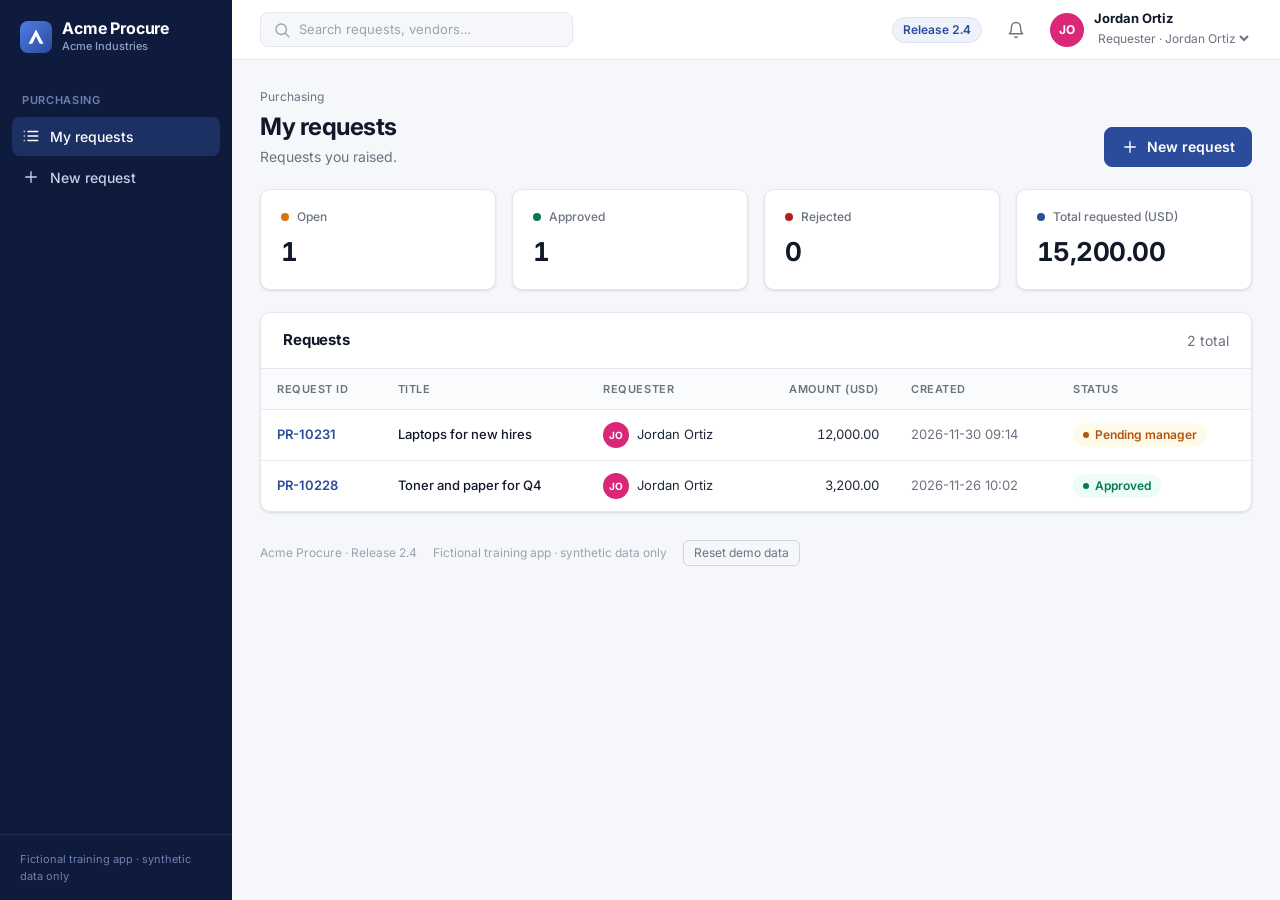
<file: index.html>
<!doctype html>
<html lang="en">
<head>
<meta charset="utf-8">
<meta name="viewport" content="width=device-width,initial-scale=1">
<title>My requests · Acme Procure</title>
<meta name="robots" content="noindex">
<link rel="preconnect" href="https://fonts.googleapis.com">
<link rel="preconnect" href="https://fonts.gstatic.com" crossorigin>
<link href="https://fonts.googleapis.com/css2?family=Inter:wght@400;500;600;700&display=swap" rel="stylesheet">
<link rel="stylesheet" href="styles.css">
</head>
<body data-page="home">
<div class="shell">
<aside id="appNav"></aside>
<div class="content">
<header id="appHeader"></header>
<main id="page">

</main>
<footer id="appFooter"></footer>
</div>
</div>
<script src="config.js"></script>
<script src="data.js"></script>
<script src="app.js"></script>
</body>
</html>
</file>
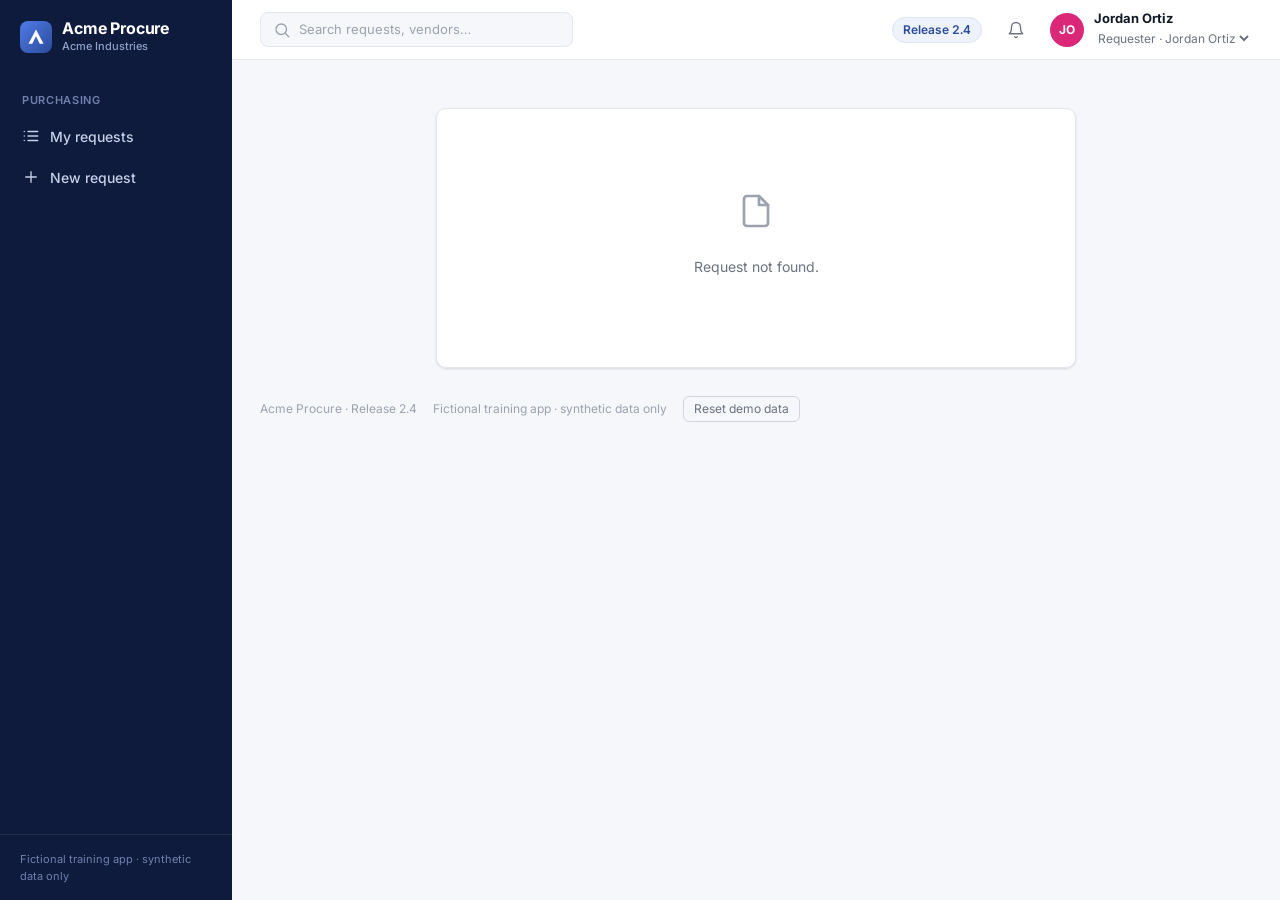
<file: confirmation.html>
<!doctype html>
<html lang="en">
<head>
<meta charset="utf-8">
<meta name="viewport" content="width=device-width,initial-scale=1">
<title>Confirmation · Acme Procure</title>
<meta name="robots" content="noindex">
<link rel="preconnect" href="https://fonts.googleapis.com">
<link rel="preconnect" href="https://fonts.gstatic.com" crossorigin>
<link href="https://fonts.googleapis.com/css2?family=Inter:wght@400;500;600;700&display=swap" rel="stylesheet">
<link rel="stylesheet" href="styles.css">
</head>
<body data-page="confirm">
<div class="shell">
<aside id="appNav"></aside>
<div class="content">
<header id="appHeader"></header>
<main id="page">
<div class="card confirm" id="result"></div>
</main>
<footer id="appFooter"></footer>
</div>
</div>
<script src="config.js"></script>
<script src="data.js"></script>
<script src="app.js"></script>
</body>
</html>
</file>
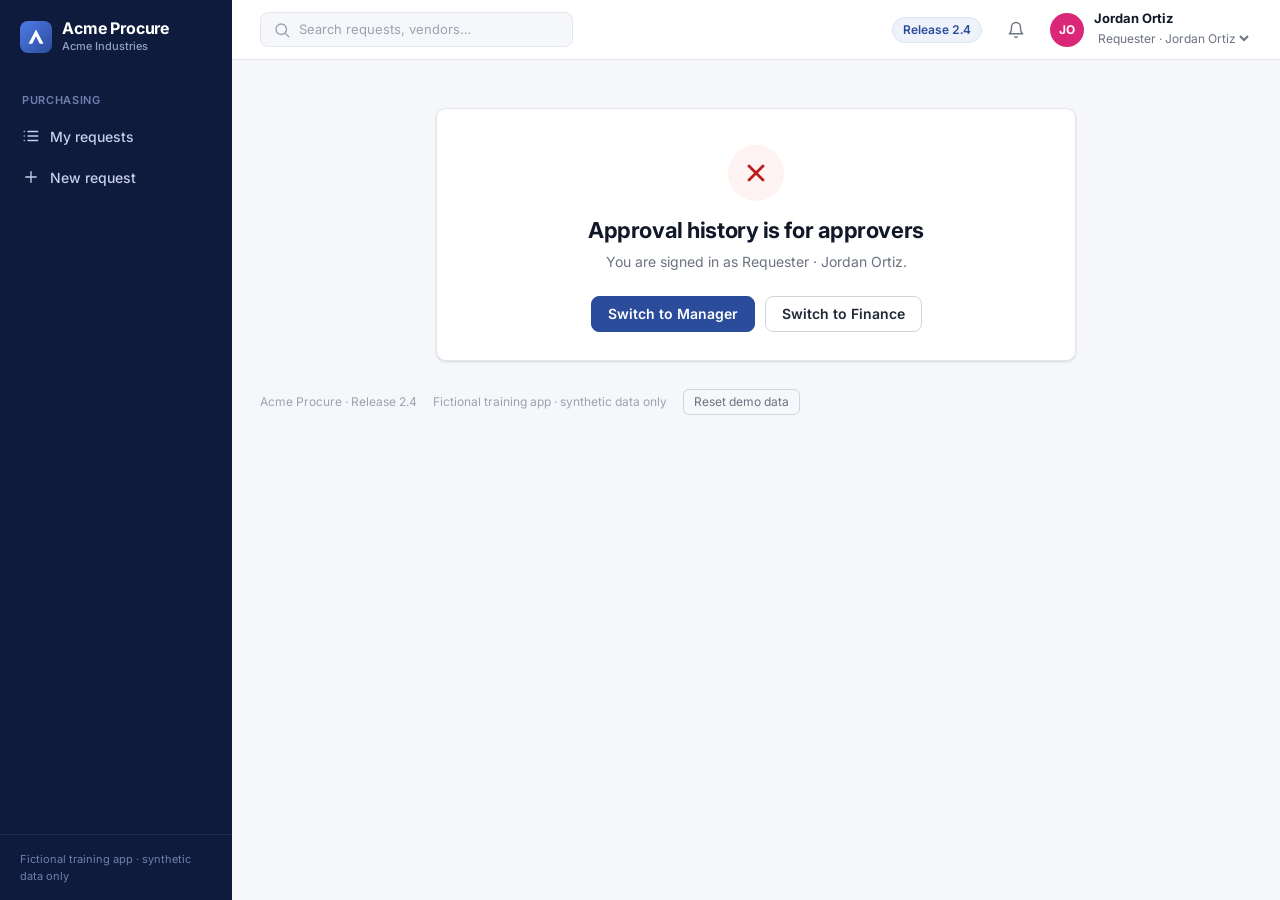
<file: history.html>
<!doctype html>
<html lang="en">
<head>
<meta charset="utf-8">
<meta name="viewport" content="width=device-width,initial-scale=1">
<title>Approval history · Acme Procure</title>
<meta name="robots" content="noindex">
<link rel="preconnect" href="https://fonts.googleapis.com">
<link rel="preconnect" href="https://fonts.gstatic.com" crossorigin>
<link href="https://fonts.googleapis.com/css2?family=Inter:wght@400;500;600;700&display=swap" rel="stylesheet">
<link rel="stylesheet" href="styles.css">
</head>
<body data-page="history">
<div class="shell">
<aside id="appNav"></aside>
<div class="content">
<header id="appHeader"></header>
<main id="page">

</main>
<footer id="appFooter"></footer>
</div>
</div>
<script src="config.js"></script>
<script src="data.js"></script>
<script src="app.js"></script>
</body>
</html>
</file>
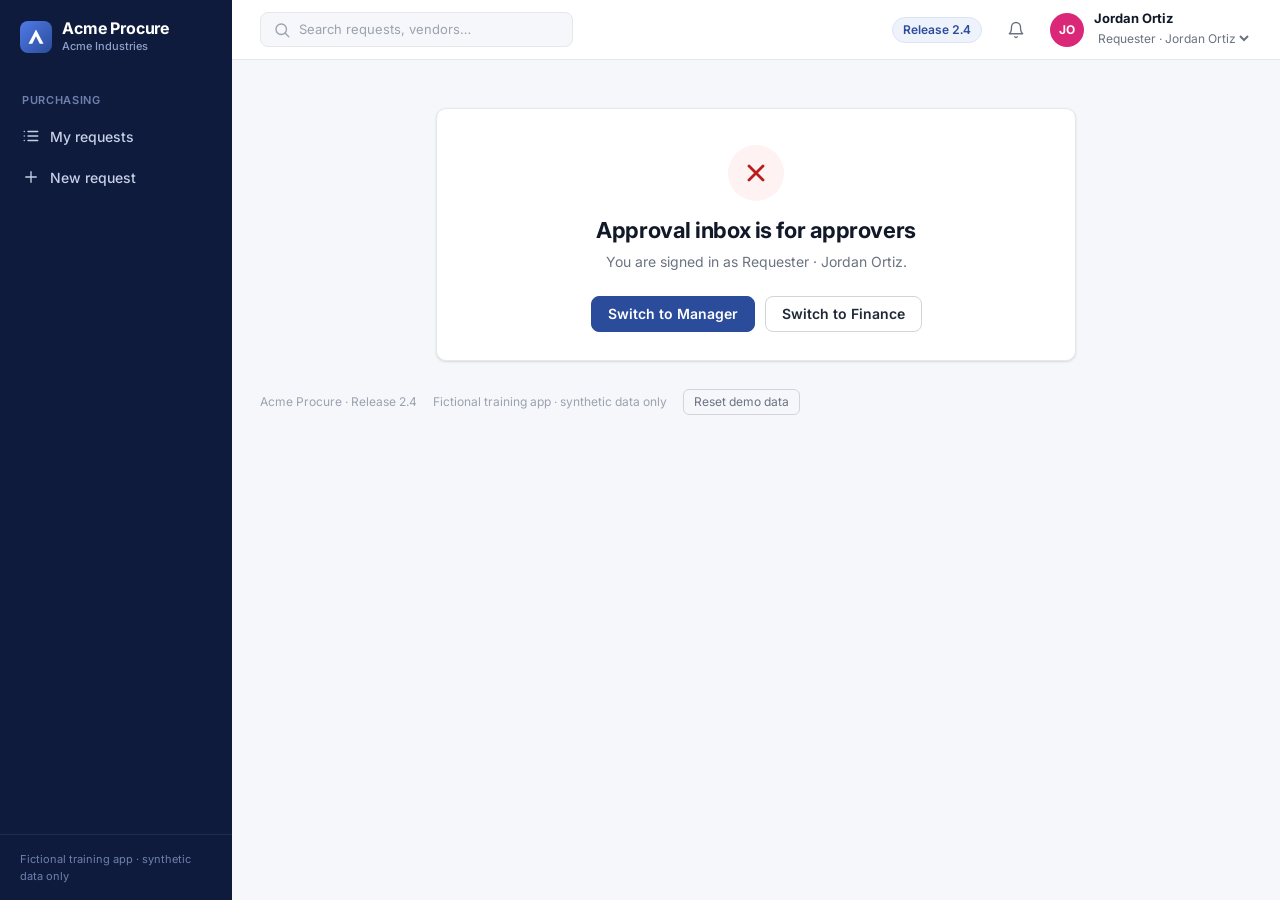
<file: inbox.html>
<!doctype html>
<html lang="en">
<head>
<meta charset="utf-8">
<meta name="viewport" content="width=device-width,initial-scale=1">
<title>Approval inbox · Acme Procure</title>
<meta name="robots" content="noindex">
<link rel="preconnect" href="https://fonts.googleapis.com">
<link rel="preconnect" href="https://fonts.gstatic.com" crossorigin>
<link href="https://fonts.googleapis.com/css2?family=Inter:wght@400;500;600;700&display=swap" rel="stylesheet">
<link rel="stylesheet" href="styles.css">
</head>
<body data-page="inbox">
<div class="shell">
<aside id="appNav"></aside>
<div class="content">
<header id="appHeader"></header>
<main id="page">

</main>
<footer id="appFooter"></footer>
</div>
</div>
<script src="config.js"></script>
<script src="data.js"></script>
<script src="app.js"></script>
</body>
</html>
</file>
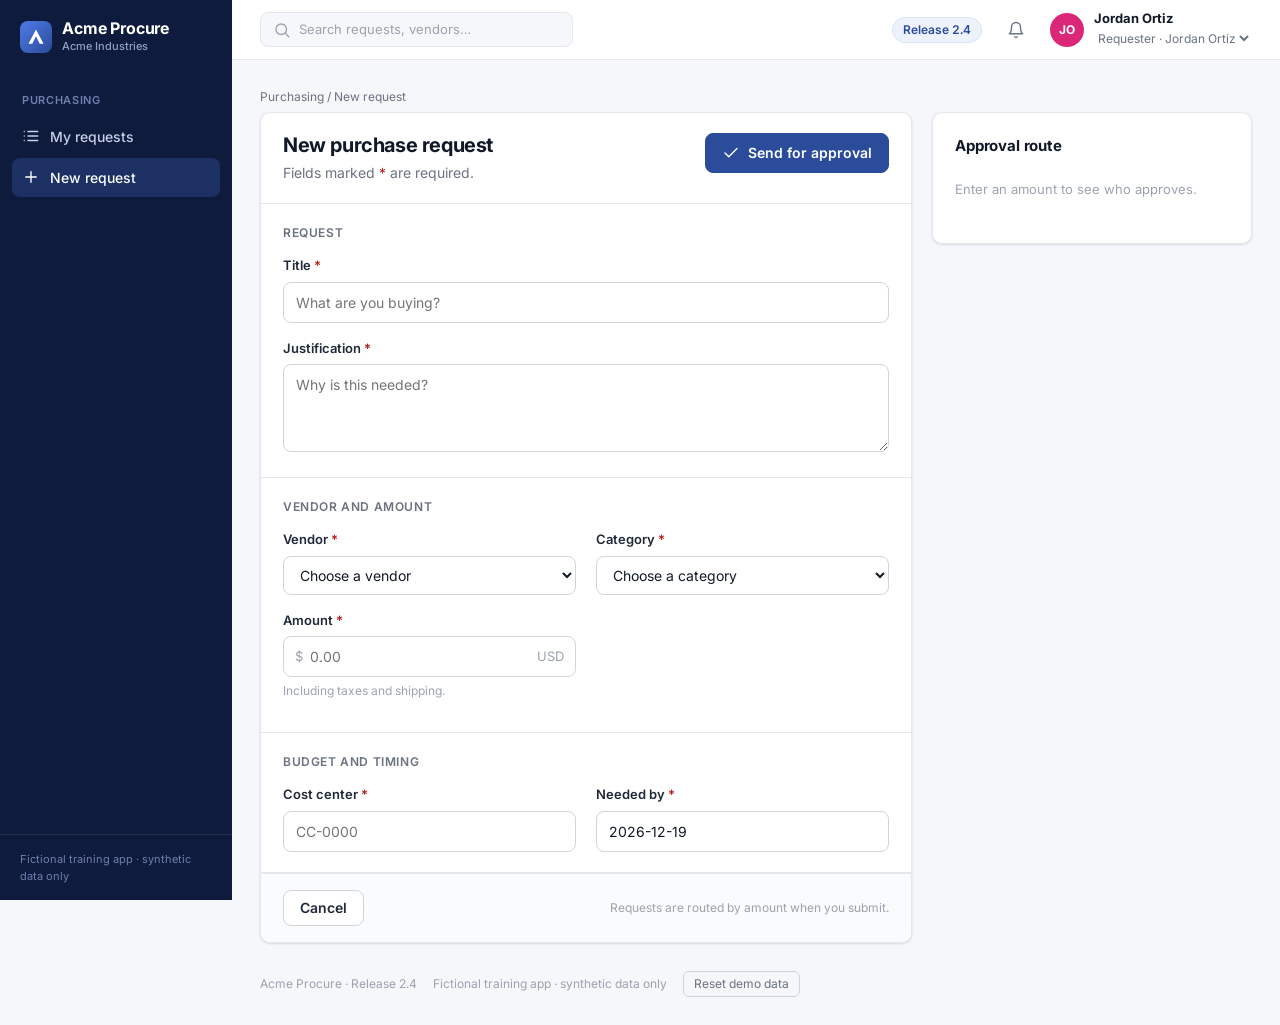
<file: new-request.html>
<!doctype html>
<html lang="en">
<head>
<meta charset="utf-8">
<meta name="viewport" content="width=device-width,initial-scale=1">
<title>New request · Acme Procure</title>
<meta name="robots" content="noindex">
<link rel="preconnect" href="https://fonts.googleapis.com">
<link rel="preconnect" href="https://fonts.gstatic.com" crossorigin>
<link href="https://fonts.googleapis.com/css2?family=Inter:wght@400;500;600;700&display=swap" rel="stylesheet">
<link rel="stylesheet" href="styles.css">
</head>
<body data-page="new">
<div class="shell">
<aside id="appNav"></aside>
<div class="content">
<header id="appHeader"></header>
<main id="page">
<div class="crumbs"><a href="index.html">Purchasing</a> / New request</div>
<div class="form-layout">
<form id="requestForm" class="card" novalidate>
  <div class="form-head">
    <div><h1 id="pageTitle">New purchase request</h1><p class="sub">Fields marked <span style="color:var(--bad)">*</span> are required.</p></div>
    <div id="formHeadActions"></div>
  </div>
  <div class="fieldset">
    <p class="legend">Request</p>
    <div class="grid">
      <div class="field full"><label for="title">Title <span class="req">*</span></label><input id="title" name="title" maxlength="80" autocomplete="off" placeholder="What are you buying?"><p class="err"></p></div>
      <div class="field full"><label for="justification">Justification <span class="req">*</span></label><textarea id="justification" name="justification" maxlength="500" placeholder="Why is this needed?"></textarea><p class="err"></p></div>
    </div>
  </div>
  <div class="fieldset">
    <p class="legend">Vendor and amount</p>
    <div class="grid">
      <div class="field"><label for="vendor">Vendor <span class="req">*</span></label><select id="vendor" name="vendor"></select><p class="err"></p></div>
      <div class="field"><label for="category">Category <span class="req">*</span></label><select id="category" name="category">
        <option value="">Choose a category</option><option>Office supplies</option><option>IT hardware</option><option>Software</option><option>Facilities</option>
        <option>Logistics</option><option>Professional services</option><option>Marketing</option><option>MRO</option></select><p class="err"></p></div>
      <div class="field"><label for="amount">Amount <span class="req">*</span></label><div class="adorn"><span class="pre" aria-hidden="true">$</span><input id="amount" name="amount" inputmode="decimal" autocomplete="off" placeholder="0.00"><span class="post" aria-hidden="true">USD</span></div><p class="hint">Including taxes and shipping.</p><p class="err"></p></div>
    </div>
  </div>
  <div class="fieldset">
    <p class="legend">Budget and timing</p>
    <div class="grid">
      <div class="field"><label for="costCenter">Cost center <span class="req">*</span></label><input id="costCenter" name="costCenter" placeholder="CC-0000" autocomplete="off"><p class="err"></p></div>
      <div class="field"><label for="neededBy">Needed by <span class="req">*</span></label><input id="neededBy" name="neededBy" placeholder="YYYY-MM-DD" autocomplete="off"><p class="err"></p></div>
    </div>
  </div>
  <div class="form-foot" id="formActions"><a class="btn secondary" href="index.html" id="cancel">Cancel</a><span class="note">Requests are routed by amount when you submit.</span></div>
</form>
<aside class="card panel"><div class="pad">
  <h2>Approval route</h2>
  <ol class="preview-steps" id="previewSteps"></ol>
  <p id="routePreview" aria-live="polite"></p>
  <div id="vendorCard"></div>
</div></aside>
</div>
</main>
<footer id="appFooter"></footer>
</div>
</div>
<script src="config.js"></script>
<script src="data.js"></script>
<script src="app.js"></script>
</body>
</html>
</file>
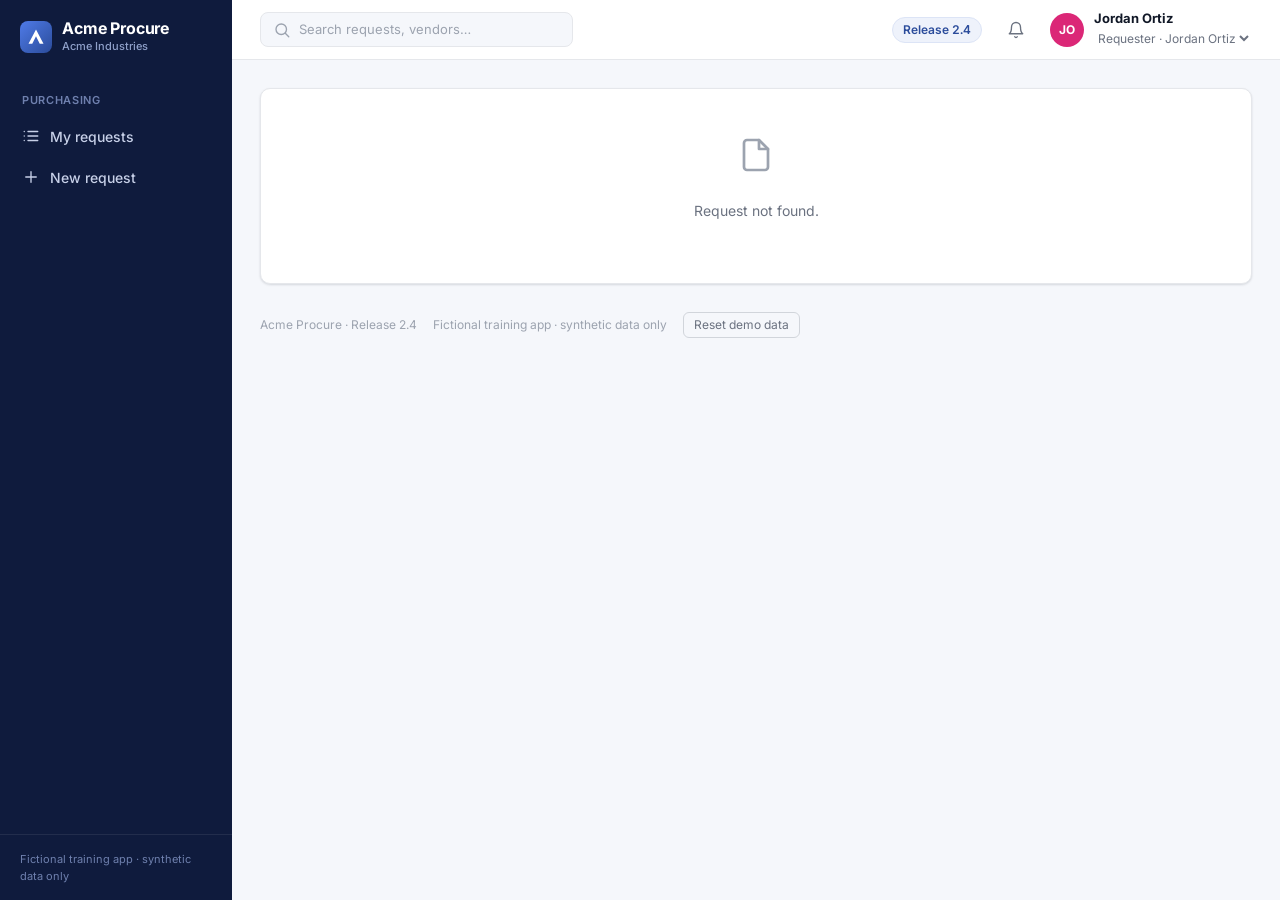
<file: request.html>
<!doctype html>
<html lang="en">
<head>
<meta charset="utf-8">
<meta name="viewport" content="width=device-width,initial-scale=1">
<title>Request · Acme Procure</title>
<meta name="robots" content="noindex">
<link rel="preconnect" href="https://fonts.googleapis.com">
<link rel="preconnect" href="https://fonts.gstatic.com" crossorigin>
<link href="https://fonts.googleapis.com/css2?family=Inter:wght@400;500;600;700&display=swap" rel="stylesheet">
<link rel="stylesheet" href="styles.css">
</head>
<body data-page="request">
<div class="shell">
<aside id="appNav"></aside>
<div class="content">
<header id="appHeader"></header>
<main id="page">

</main>
<footer id="appFooter"></footer>
</div>
</div>
<script src="config.js"></script>
<script src="data.js"></script>
<script src="app.js"></script>
</body>
</html>
</file>
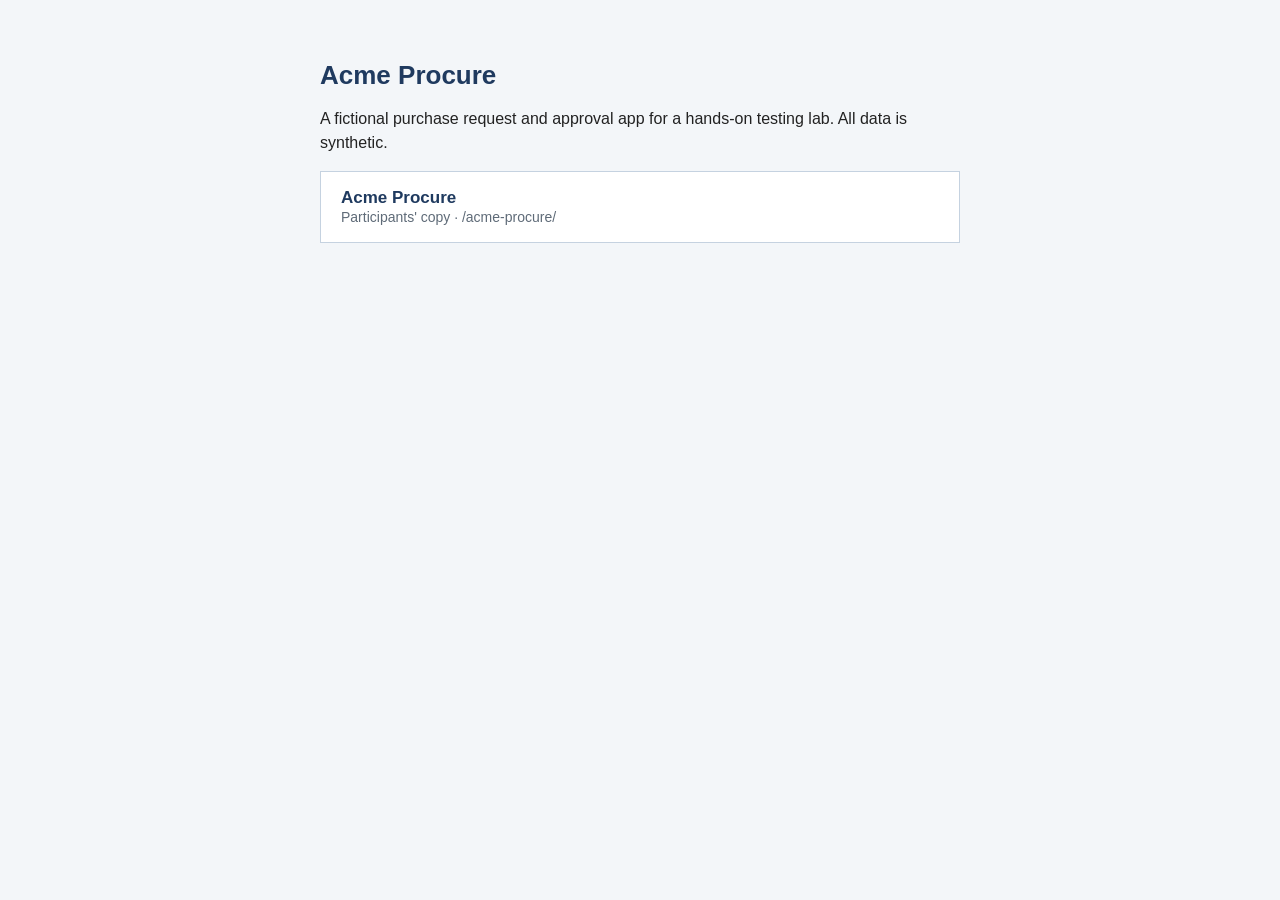
<file: site-index.html>
<!doctype html>
<html lang="en">
<head>
<meta charset="utf-8">
<meta name="viewport" content="width=device-width,initial-scale=1">
<title>Acme Procure · training app</title>
<meta name="robots" content="noindex">
<style>
body{margin:0;font-family:"Segoe UI",Arial,sans-serif;color:#222;background:#F3F6F9}
main{max-width:640px;margin:60px auto;padding:0 20px}
h1{color:#1F3A5F;font-size:26px;margin:0 0 8px}
p{line-height:1.5}
a.card{display:block;background:#fff;border:1px solid #C5D2E0;padding:16px 20px;margin:12px 0;color:#1F3A5F;text-decoration:none}
a.card b{display:block;font-size:17px}
a.card span{color:#5F6B78;font-size:14px}
</style>
</head>
<body>
<main>
  <h1>Acme Procure</h1>
  <p>A fictional purchase request and approval app for a hands-on testing lab. All data is synthetic.</p>
  <a class="card" href="acme-procure/new-request.html"><b>Acme Procure</b><span>Participants' copy · /acme-procure/</span></a>
</main>
</body>
</html>
</file>
<file: styles.css>
/* Acme Procure — fictional training app. A fictional customer's own product look, not UiPath branding. */
:root{
  --brand:#2B4C9B;--brand-600:#233F82;--brand-50:#EEF2FB;--brand-100:#DCE4F6;
  --ink:#111827;--text:#1F2937;--muted:#6B7280;--faint:#9CA3AF;
  --line:#E5E7EB;--line-2:#D1D5DB;--bg:#F5F7FB;--card:#FFFFFF;--side:#0F1B3D;--side-ink:#C7D0E8;
  --ok:#047857;--ok-bg:#ECFDF5;--warn:#B45309;--warn-bg:#FFFBEB;--bad:#B91C1C;--bad-bg:#FEF2F2;--info:#1D4ED8;--info-bg:#EFF6FF;
  --r:10px;--shadow:0 1px 2px rgba(16,24,40,.06),0 1px 3px rgba(16,24,40,.08);
}
*{box-sizing:border-box}
html,body{height:100%}
body{margin:0;font-family:Inter,"Segoe UI",system-ui,-apple-system,Arial,sans-serif;font-size:14px;line-height:1.5;color:var(--text);background:var(--bg);-webkit-font-smoothing:antialiased}
a{color:var(--brand)}
svg.i{width:18px;height:18px;flex:none;stroke:currentColor;fill:none;stroke-width:1.8;stroke-linecap:round;stroke-linejoin:round}

/* shell */
.shell{display:grid;grid-template-columns:232px minmax(0,1fr);min-height:100vh}
aside.side{background:var(--side);color:var(--side-ink);display:flex;flex-direction:column;position:sticky;top:0;height:100vh}
.logo{display:flex;align-items:center;gap:10px;padding:20px 20px 24px;color:#fff;text-decoration:none}
.logo .mark{width:32px;height:32px;border-radius:8px;background:linear-gradient(135deg,#4F7BE8,#2B4C9B);display:grid;place-items:center}
.logo .mark svg{width:18px;height:18px;fill:#fff}
.logo b{font-size:16px;letter-spacing:-.01em;display:block;line-height:1.1}
.logo small{display:block;font-size:11px;color:#8FA0C9;font-weight:500}
.side nav{display:flex;flex-direction:column;gap:2px;padding:0 12px}
.side nav .sec{font-size:11px;font-weight:600;letter-spacing:.06em;text-transform:uppercase;color:#6F80AE;padding:14px 10px 6px}
.side nav a{display:flex;align-items:center;gap:10px;padding:9px 10px;border-radius:8px;color:var(--side-ink);text-decoration:none;font-weight:500}
.side nav a:hover{background:rgba(255,255,255,.06);color:#fff}
.side nav a.on{background:rgba(79,123,232,.22);color:#fff}
.side nav a .count{margin-left:auto;font-size:11px;font-weight:600;background:#4F7BE8;color:#fff;border-radius:999px;padding:1px 7px}
.side .foot{margin-top:auto;padding:16px 20px;font-size:11px;color:#6F80AE;border-top:1px solid rgba(255,255,255,.08)}
.content{min-width:0;display:flex;flex-direction:column}
header.top{height:60px;background:var(--card);border-bottom:1px solid var(--line);display:flex;align-items:center;gap:16px;padding:0 28px;position:sticky;top:0;z-index:5}
.search{flex:1;max-width:420px;display:flex;align-items:center;gap:8px;background:var(--bg);border:1px solid var(--line);border-radius:8px;padding:7px 12px;color:var(--faint)}
.search span{font-size:13px}
.top .spacer{flex:1}
.ver{font-size:12px;font-weight:600;color:var(--brand);background:var(--brand-50);border:1px solid var(--brand-100);border-radius:999px;padding:3px 10px;white-space:nowrap;font-variant-numeric:tabular-nums}
.bell{position:relative;color:var(--muted);display:grid;place-items:center;width:36px;height:36px;border-radius:8px}
.bell .dot{position:absolute;top:8px;right:9px;width:7px;height:7px;border-radius:50%;background:#EF4444;border:2px solid #fff}
.user{display:flex;align-items:center;gap:10px}
.avatar{width:34px;height:34px;border-radius:50%;display:grid;place-items:center;font-size:12px;font-weight:700;color:#fff;background:#4F7BE8;flex:none}
.avatar.sm{width:26px;height:26px;font-size:10px}
.avatar::before{content:attr(data-initials)}
.user .who b{display:block;font-size:13px;color:var(--ink);line-height:1.2}
.user select{border:0;background:transparent;font:inherit;font-size:12px;color:var(--muted);padding:0;cursor:pointer}
main{padding:28px;max-width:1240px;width:100%}
footer.app{padding:0 28px 28px;color:var(--faint);font-size:12px;display:flex;gap:16px;align-items:center;flex-wrap:wrap}
footer.app button{font:inherit;font-size:12px;padding:3px 10px;background:transparent;color:var(--muted);border:1px solid var(--line-2);border-radius:6px;cursor:pointer}
@media(max-width:900px){.shell{grid-template-columns:1fr}aside.side{position:static;height:auto}.side nav{flex-direction:row;flex-wrap:wrap;padding-bottom:12px}.side nav .sec,.side .foot{display:none}.search{display:none}main{padding:20px}}

/* page header */
.crumbs{font-size:12px;color:var(--muted);margin-bottom:6px}
.crumbs a{color:var(--muted);text-decoration:none}
.page-head{display:flex;align-items:flex-end;justify-content:space-between;gap:16px;margin-bottom:22px;flex-wrap:wrap}
h1{font-size:24px;line-height:1.25;letter-spacing:-.02em;color:var(--ink);margin:0}
.sub{color:var(--muted);margin:4px 0 0}
h2{font-size:15px;color:var(--ink);margin:0 0 12px;letter-spacing:-.01em}

/* cards, kpis */
.card{background:var(--card);border:1px solid var(--line);border-radius:var(--r);box-shadow:var(--shadow)}
.card .pad{padding:22px}
.card-head{display:flex;align-items:center;justify-content:space-between;padding:16px 22px;border-bottom:1px solid var(--line)}
.card-head h2{margin:0}
.kpis{display:grid;grid-template-columns:repeat(4,1fr);gap:16px;margin-bottom:22px}
@media(max-width:900px){.kpis{grid-template-columns:1fr 1fr}}
.kpi{padding:18px 20px}
.kpi .k{font-size:12px;color:var(--muted);font-weight:500;display:flex;align-items:center;gap:8px}
.kpi .k i{width:8px;height:8px;border-radius:50%;display:inline-block}
.kpi .v{font-size:26px;font-weight:700;color:var(--ink);letter-spacing:-.02em;margin-top:6px;font-variant-numeric:tabular-nums}

/* buttons */
button,.btn{font:inherit;font-weight:600;font-size:14px;line-height:1;padding:10px 16px;border-radius:8px;border:1px solid var(--brand);background:var(--brand);color:#fff;cursor:pointer;text-decoration:none;display:inline-flex;align-items:center;gap:8px;white-space:nowrap}
button:hover,.btn:hover{background:var(--brand-600);border-color:var(--brand-600)}
.btn.secondary,button.secondary{background:#fff;color:var(--text);border-color:var(--line-2)}
.btn.secondary:hover,button.secondary:hover{background:var(--bg)}
button.danger{background:#fff;color:var(--bad);border-color:#FCA5A5}
button.danger:hover{background:var(--bad-bg)}
button:focus-visible,.btn:focus-visible,input:focus,select:focus,textarea:focus{outline:3px solid var(--brand-100);outline-offset:0;border-color:var(--brand)}

/* form */
.form-layout{display:grid;grid-template-columns:minmax(0,1fr) 320px;gap:20px;align-items:start}
@media(max-width:1000px){.form-layout{grid-template-columns:1fr}}
.form-head{display:flex;justify-content:space-between;align-items:flex-start;gap:16px;padding:20px 22px;border-bottom:1px solid var(--line)}
.form-head h1{font-size:20px}
.fieldset{padding:20px 22px;border-bottom:1px solid var(--line)}
.fieldset:last-of-type{border-bottom:0}
.fieldset .legend{font-size:12px;font-weight:600;letter-spacing:.05em;text-transform:uppercase;color:var(--muted);margin:0 0 14px}
.grid{display:grid;grid-template-columns:1fr 1fr;gap:16px 20px}
.full{grid-column:1 / -1}
@media(max-width:700px){.grid{grid-template-columns:1fr}}
label{display:block;font-size:13px;font-weight:600;color:var(--text);margin-bottom:6px}
label .req{color:var(--bad)}
input,select,textarea{width:100%;font:inherit;font-size:14px;padding:9px 12px;border:1px solid var(--line-2);border-radius:8px;background:#fff;color:var(--ink)}
textarea{min-height:88px;resize:vertical}
.adorn{position:relative}
.adorn .pre,.adorn .post{position:absolute;top:50%;transform:translateY(-50%);color:var(--faint);font-size:13px;pointer-events:none}
.adorn .pre{left:12px}.adorn .post{right:12px}
.adorn input{padding-left:26px;padding-right:48px}
.hint{font-size:12px;color:var(--faint);margin-top:5px}
.err{color:var(--bad);font-size:12px;margin:5px 0 0}
.err:empty{display:none}
.field.invalid input,.field.invalid select,.field.invalid textarea{border-color:#F87171;background:#FFFBFB}
.form-foot{display:flex;gap:10px;align-items:center;padding:16px 22px;border-top:1px solid var(--line);background:#FAFBFD;border-radius:0 0 var(--r) var(--r)}
.form-foot .note{margin-left:auto;font-size:12px;color:var(--faint)}

/* side panel: route preview */
.panel h2{display:flex;align-items:center;gap:8px}
.preview-steps{list-style:none;margin:0;padding:0}
.preview-steps li{display:flex;gap:12px;align-items:flex-start;padding:10px 0;position:relative}
.preview-steps li+li::before{content:"";position:absolute;left:13px;top:-10px;height:20px;width:2px;background:var(--line)}
.preview-steps .n{width:28px;height:28px;border-radius:50%;display:grid;place-items:center;background:var(--brand-50);color:var(--brand);font-weight:700;font-size:12px;flex:none}
.preview-steps .n.ok{background:var(--ok-bg);color:var(--ok)}.preview-steps .n.bad{background:var(--bad-bg);color:var(--bad)}
.preview-steps b{display:block;color:var(--ink);font-size:13px}
.preview-steps span{font-size:12px;color:var(--muted)}
#routePreview{font-size:13px;color:var(--muted);margin:12px 0 0}
.empty-hint{font-size:13px;color:var(--faint);padding:6px 0}
.vendor-card{display:flex;gap:12px;align-items:center;padding:12px;border:1px solid var(--line);border-radius:8px;background:var(--bg);margin-top:6px}
.vendor-card .ic{width:34px;height:34px;border-radius:8px;background:#fff;border:1px solid var(--line);display:grid;place-items:center;color:var(--brand)}
.vendor-card b{display:block;font-size:13px;color:var(--ink)}
.vendor-card span{font-size:12px;color:var(--muted)}

/* tables */
.table-wrap{overflow-x:auto}
table{width:100%;border-collapse:collapse}
th,td{text-align:left;padding:12px 16px;border-bottom:1px solid var(--line);font-size:13px;white-space:nowrap}
th{background:#FAFBFD;color:var(--muted);font-size:11px;font-weight:600;text-transform:uppercase;letter-spacing:.05em}
tbody tr:last-child td{border-bottom:0}
tbody tr:hover td{background:#FAFBFF}
td.num,th.num{text-align:right;font-variant-numeric:tabular-nums}
td a.id{font-weight:600;text-decoration:none}
td .t{color:var(--ink);font-weight:500}
td .person{display:flex;align-items:center;gap:8px}
.muted{color:var(--muted)}

/* status pills */
.status{display:inline-flex;align-items:center;gap:6px;font-size:12px;font-weight:600;padding:3px 10px;border-radius:999px;white-space:nowrap}
.status::before{content:"";width:6px;height:6px;border-radius:50%;background:currentColor}
.s-approved{color:var(--ok);background:var(--ok-bg)}
.s-rejected{color:var(--bad);background:var(--bad-bg)}
.s-pending-manager{color:var(--warn);background:var(--warn-bg)}
.s-pending-finance{color:var(--info);background:var(--info-bg)}

.empty{color:var(--muted);padding:48px 24px;text-align:center}
.empty svg{width:36px;height:36px;color:var(--faint);margin-bottom:8px}

/* detail */
.cols{display:grid;grid-template-columns:minmax(0,1fr) 340px;gap:20px;align-items:start}
@media(max-width:1000px){.cols{grid-template-columns:1fr}}
.kv{display:grid;grid-template-columns:150px 1fr;gap:12px 16px;margin:0}
.kv dt{color:var(--muted);font-size:13px}
.kv dd{margin:0;font-weight:500;color:var(--ink)}
.route{list-style:none;margin:0;padding:0}
.route li{display:flex;gap:12px;padding:0 0 18px;position:relative}
.route li:not(:last-child)::before{content:"";position:absolute;left:13px;top:30px;bottom:2px;width:2px;background:var(--line)}
.route .dotc{width:28px;height:28px;border-radius:50%;display:grid;place-items:center;flex:none;border:2px solid var(--line-2);background:#fff;color:var(--faint)}
.route .done .dotc{border-color:var(--ok);background:var(--ok);color:#fff}
.route .wait .dotc{border-color:var(--warn);color:var(--warn)}
.route .rej .dotc{border-color:var(--bad);background:var(--bad);color:#fff}
.route .dotc svg{width:14px;height:14px;stroke-width:2.5}
.route b{display:block;color:var(--ink);font-size:13px}
.route span{font-size:12px;color:var(--muted)}
.history{list-style:none;margin:0;padding:0}
.history li{display:flex;gap:10px;padding:10px 0;border-bottom:1px solid var(--line);font-size:13px}
.history li:last-child{border-bottom:0}
.history b{color:var(--ink);font-weight:600}
.history small{display:block;color:var(--faint);font-size:12px}
.action-box{padding:18px 22px;border-top:1px solid var(--line);background:#FAFBFD;border-radius:0 0 var(--r) var(--r)}
.action-box .actions{display:flex;gap:10px;margin-top:10px}

/* confirmation */
.confirm{max-width:640px;margin:20px auto 0;text-align:center}
.confirm .pad{padding:36px 36px 28px}
.badge-ic{width:56px;height:56px;border-radius:50%;display:grid;place-items:center;margin:0 auto 16px}
.badge-ic svg{width:28px;height:28px;stroke-width:2.4}
.badge-ic.ok{background:var(--ok-bg);color:var(--ok)}.badge-ic.bad{background:var(--bad-bg);color:var(--bad)}
.confirm h1{font-size:22px;margin-bottom:6px}
.confirm .kv{text-align:left;margin:24px 0 0;padding:18px 20px;background:var(--bg);border-radius:8px;grid-template-columns:140px 1fr}
.confirm .actions{display:flex;gap:10px;justify-content:center;margin-top:24px}
.notice{padding:12px 14px;border-radius:8px;font-size:13px;margin-top:14px;text-align:left}
.notice.bad{background:var(--bad-bg);color:var(--bad);border:1px solid #FECACA}
.toolbar{display:flex;align-items:center;gap:10px}
.toolbar label{margin:0;font-weight:500;color:var(--muted)}
.toolbar select{width:auto}
</file>
